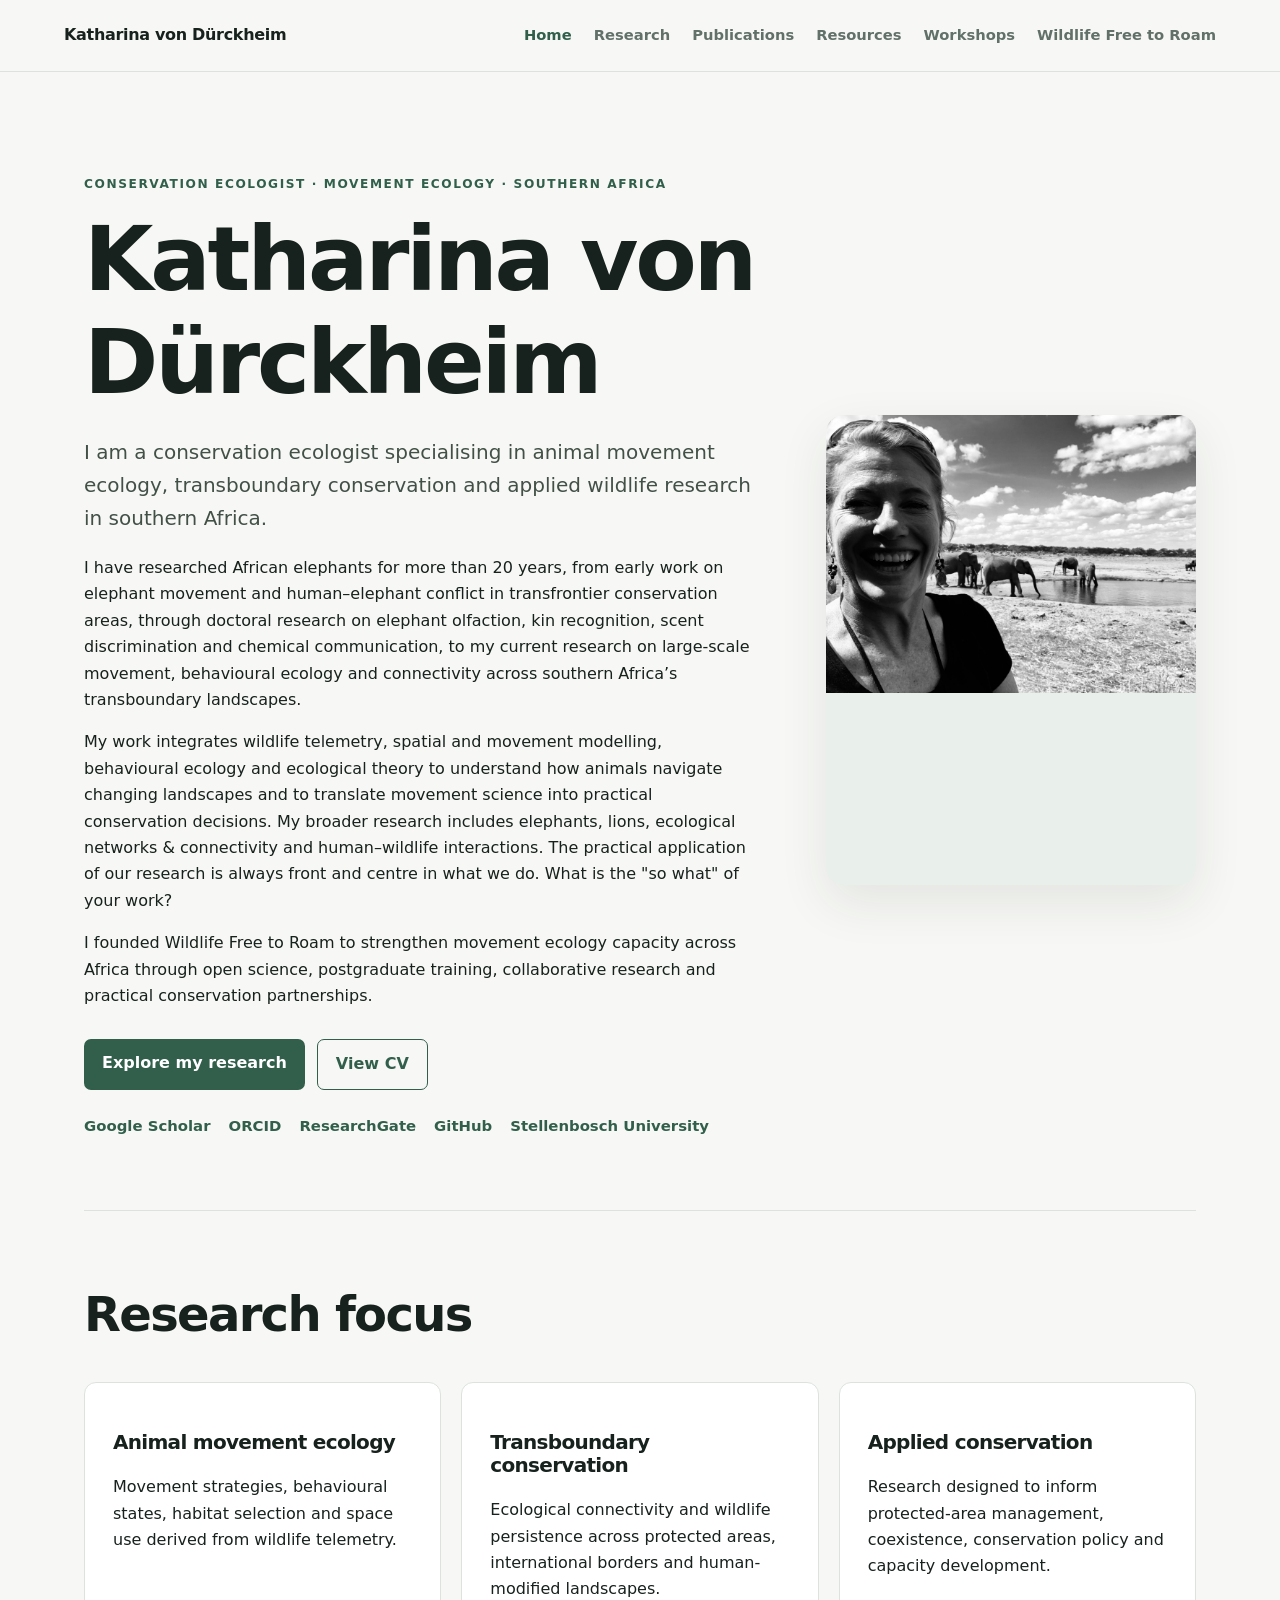
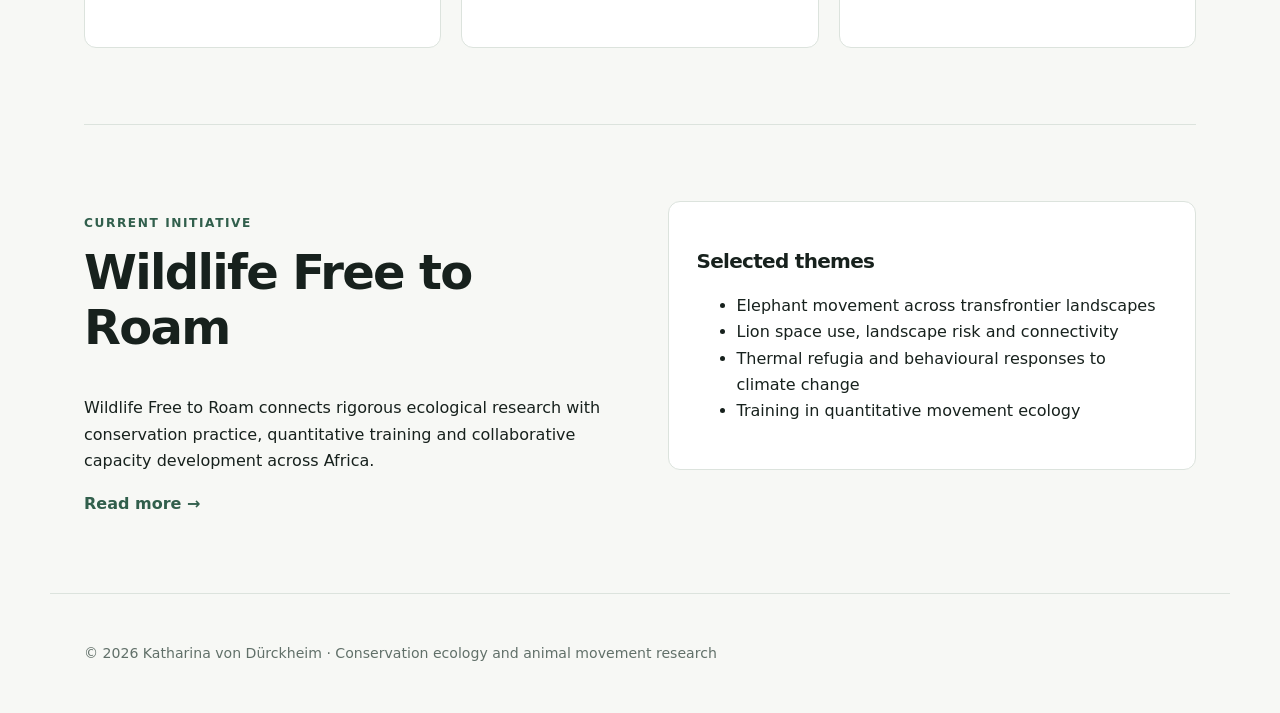
<file: index.html>
<!doctype html>
<html lang="en">
<head>
  <meta charset="utf-8">
  <meta name="viewport" content="width=device-width, initial-scale=1">

  <meta
    name="description"
    content="Katharina von Dürckheim — conservation ecologist specialising in animal movement ecology, transboundary conservation and applied wildlife research."
  >

  <title>Home | Katharina von Dürckheim</title>

  <link rel="stylesheet" href="styles.css">
</head>

<body>

<nav class="navbar">
  <a class="brand" href="index.html">Katharina von Dürckheim</a>

  <button
    class="menu-toggle"
    aria-label="Toggle navigation"
    onclick="document.querySelector('.nav-links').classList.toggle('open')"
  >
    ☰
  </button>

  <div class="nav-links">
    <a href="index.html">Home</a>
    <a href="research.html">Research</a>
    <a href="publications.html">Publications</a>
    <a href="resources.html">Resources</a>
    <a href="workshops.html">Workshops</a>
    <a href="wfr.html">Wildlife Free to Roam</a>
      </div>
</nav>

<main>

<section class="hero">

  <div class="hero-copy">

    <p class="eyebrow">
      Conservation ecologist · Movement ecology · Southern Africa
    </p>

    <h1>Katharina von Dürckheim</h1>

    <p class="lead">
      I am a conservation ecologist specialising in animal movement ecology, transboundary conservation and applied wildlife research in southern Africa.
    </p>
    <p>
      I have researched African elephants for more than 20 years, from early work on 
      elephant movement and human–elephant conflict in transfrontier conservation areas, 
      through doctoral research on elephant olfaction, kin recognition, scent discrimination and chemical communication,
      to my current research on large-scale movement, behavioural ecology and connectivity across 
      southern Africa’s transboundary landscapes.
      </p>
    <p>
      My work integrates wildlife telemetry, spatial and movement modelling, behavioural ecology and 
      ecological theory to understand how animals navigate changing landscapes and to translate 
      movement science into practical conservation decisions. My broader research includes elephants, 
      lions, ecological networks & connectivity and human–wildlife interactions. 
      The practical application of our research is always front and centre in what we do.
      What is the "so what" of your work?
    </p>

    <p>
      I founded Wildlife Free to Roam to strengthen movement ecology capacity
      across Africa through open science, postgraduate training, collaborative
      research and practical conservation partnerships.
    </p>

    <div class="buttons">
      <a class="button primary" href="research.html">
        Explore my research
      </a>

      <a class="button secondary" href="cv.html">
        View CV
      </a>
    </div>

    <div class="social-links">
  <a href="https://scholar.google.com/citations?user=x6nnrBAAAAAJ&hl=en"
   target="_blank"
   rel="noopener noreferrer">
  Google Scholar
</a>

  <a href="https://orcid.org/0000-0002-5176-1665"
     target="_blank" rel="noopener noreferrer">
    ORCID
  </a>

  <a href="https://www.researchgate.net/profile/Katharina-Em-Von-Durckheim"
     target="_blank" rel="noopener noreferrer">
    ResearchGate
  </a>

  <a href="https://github.com/KatharinaVonDurckheim"
     target="_blank" rel="noopener noreferrer">
    GitHub
  </a>

  <a href="#" title="Add your Stellenbosch profile">
    Stellenbosch University
  </a>
</div>
    
 </div> 
  
<div class="portrait-card">
  <img
    src="images/katharina.jpg"
    alt="Dr Katharina von Dürckheim"
    class="portrait-image"
  >
</div>

</section>


<section class="section">

  <h2>Research focus</h2>

  <div class="cards">

    <article class="card">
      <h3>Animal movement ecology</h3>

      <p>
        Movement strategies, behavioural states, habitat selection and space use
        derived from wildlife telemetry.
      </p>
    </article>

    <article class="card">
      <h3>Transboundary conservation</h3>

      <p>
        Ecological connectivity and wildlife persistence across protected areas,
        international borders and human-modified landscapes.
      </p>
    </article>

    <article class="card">
      <h3>Applied conservation</h3>

      <p>
        Research designed to inform protected-area management, coexistence,
        conservation policy and capacity development.
      </p>
    </article>

  </div>

</section>


<section class="section split">

  <div>

    <p class="eyebrow">Current initiative</p>

    <h2>Wildlife Free to Roam</h2>

    <p>
      Wildlife Free to Roam connects rigorous ecological research with conservation
      practice, quantitative training and collaborative capacity development
      across Africa.
    </p>

    <a class="text-link" href="wfr.html">
      Read more →
    </a>

  </div>

  <div class="feature-panel">

    <h3>Selected themes</h3>

    <ul>
      <li>Elephant movement across transfrontier landscapes</li>
      <li>Lion space use, landscape risk and connectivity</li>
      <li>Thermal refugia and behavioural responses to climate change</li>
      <li>Training in quantitative movement ecology</li>
    </ul>

  </div>

</section>

</main>


<footer>
  <p>
    © 2026 Katharina von Dürckheim · Conservation ecology and animal movement research
  </p>
</footer>


<script>
  document.querySelectorAll('.nav-links a').forEach(link => {
    if (
      link.getAttribute('href') === location.pathname.split('/').pop() ||
      (
        location.pathname.endsWith('/') &&
        link.getAttribute('href') === 'index.html'
      )
    ) {
      link.classList.add('active');
    }
  });
</script>

</body>
</html>
</file>
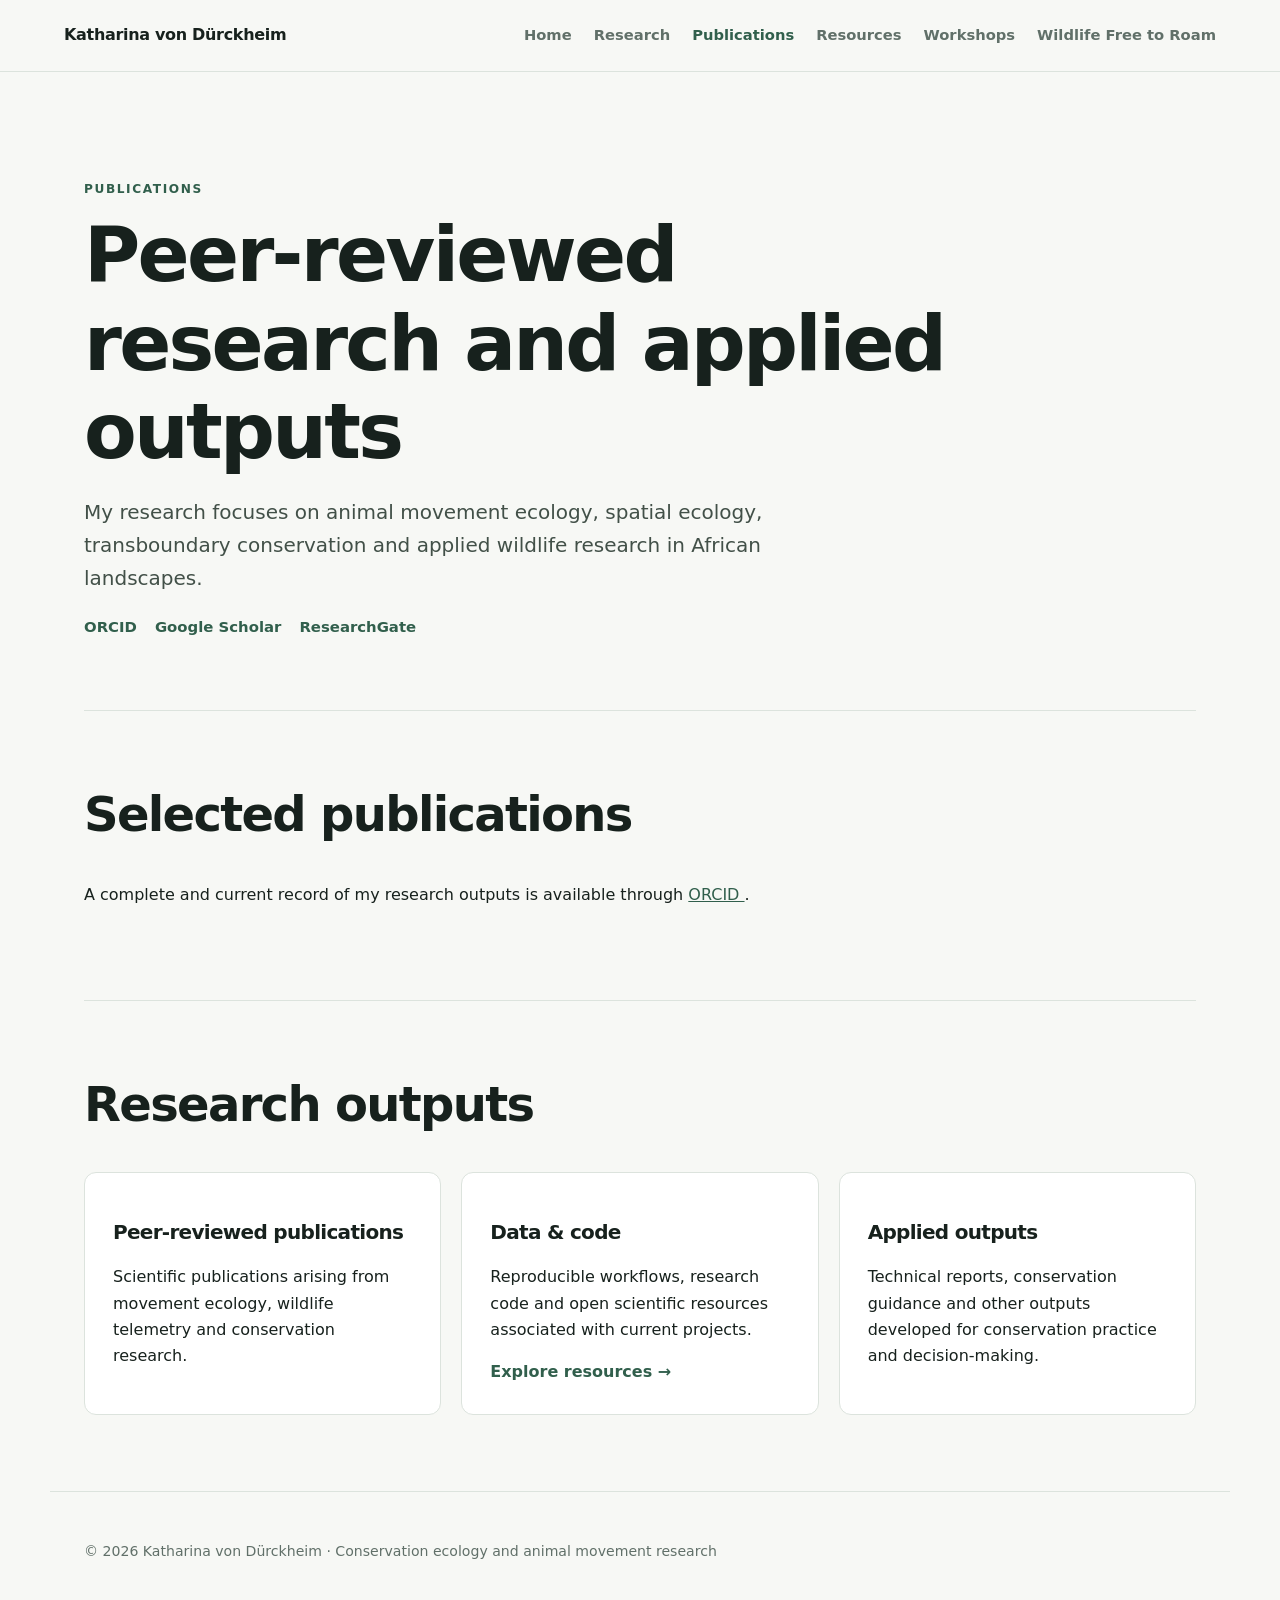
<file: publications.html>
<!doctype html>
<html lang="en">
<head>
  <meta charset="utf-8">
  <meta name="viewport" content="width=device-width, initial-scale=1">

  <meta
    name="description"
    content="Publications by Katharina von Dürckheim — conservation ecology, animal movement ecology and applied wildlife research."
  >

  <title>Publications | Katharina von Dürckheim</title>

  <link rel="stylesheet" href="styles.css">
</head>

<body>

<nav class="navbar">

  <a class="brand" href="index.html">
    Katharina von Dürckheim
  </a>

  <button
    class="menu-toggle"
    aria-label="Toggle navigation"
    onclick="document.querySelector('.nav-links').classList.toggle('open')">
    ☰
  </button>

  <div class="nav-links">
    <a href="index.html">Home</a>
    <a href="research.html">Research</a>
    <a href="publications.html">Publications</a>
    <a href="resources.html">Resources</a>
    <a href="workshops.html">Workshops</a>
    <a href="wfr.html">Wildlife Free to Roam</a>
      </div>

</nav>


<main>

<header class="page-header">

  <p class="eyebrow">Publications</p>

  <h1>Peer-reviewed research and applied outputs</h1>

  <p class="lead">
    My research focuses on animal movement ecology, spatial ecology,
    transboundary conservation and applied wildlife research in African
    landscapes.
  </p>

  <div class="social-links">

    <a
      href="https://orcid.org/0000-0002-5176-1665"
      target="_blank"
      rel="noopener noreferrer">
      ORCID
    </a>

     <a href="https://scholar.google.com/citations?user=x6nnrBAAAAAJ&hl=en"
     target="_blank"
     rel="noopener noreferrer">
    Google Scholar
  </a>

    <a href="https://www.researchgate.net/profile/Katharina-Em-Von-Durckheim"
   target="_blank"
   rel="noopener noreferrer">
  ResearchGate
</a>

  </div>

</header>


<section class="section">

  <h2>Selected publications</h2>

  <p>
    A complete and current record of my research outputs is available through
    <a
      href="https://orcid.org/0000-0002-5176-1665"
      target="_blank"
      rel="noopener noreferrer">
      ORCID
    </a>.
  </p>

  <ol class="publications">

    <!--
    ADD PUBLICATIONS HERE.

    Example:

    <li>
      <strong>von Dürckheim, K., Author, A., Author, B.</strong>
      (2026).
      Title of publication.
      <em>Journal Name</em>.
      <a href="https://doi.org/XXXXXXXX">DOI</a>
    </li>
    -->

  </ol>

</section>


<section class="section">

  <h2>Research outputs</h2>

  <div class="cards">

    <article class="card">
      <h3>Peer-reviewed publications</h3>
      <p>
        Scientific publications arising from movement ecology,
        wildlife telemetry and conservation research.
      </p>
    </article>

    <article class="card">
      <h3>Data & code</h3>
      <p>
        Reproducible workflows, research code and open scientific
        resources associated with current projects.
      </p>

      <a class="text-link" href="resources.html">
        Explore resources →
      </a>
    </article>

    <article class="card">
      <h3>Applied outputs</h3>
      <p>
        Technical reports, conservation guidance and other outputs
        developed for conservation practice and decision-making.
      </p>
    </article>

  </div>

</section>

</main>


<footer>

  <p>
    © 2026 Katharina von Dürckheim ·
    Conservation ecology and animal movement research
  </p>

</footer>


<script>

document.querySelectorAll('.nav-links a').forEach(link => {

  if (
    link.getAttribute('href') === location.pathname.split('/').pop() ||
    (
      location.pathname.endsWith('/') &&
      link.getAttribute('href') === 'index.html'
    )
  ) {
    link.classList.add('active');
  }

});

</script>

</body>
</html>
</file>
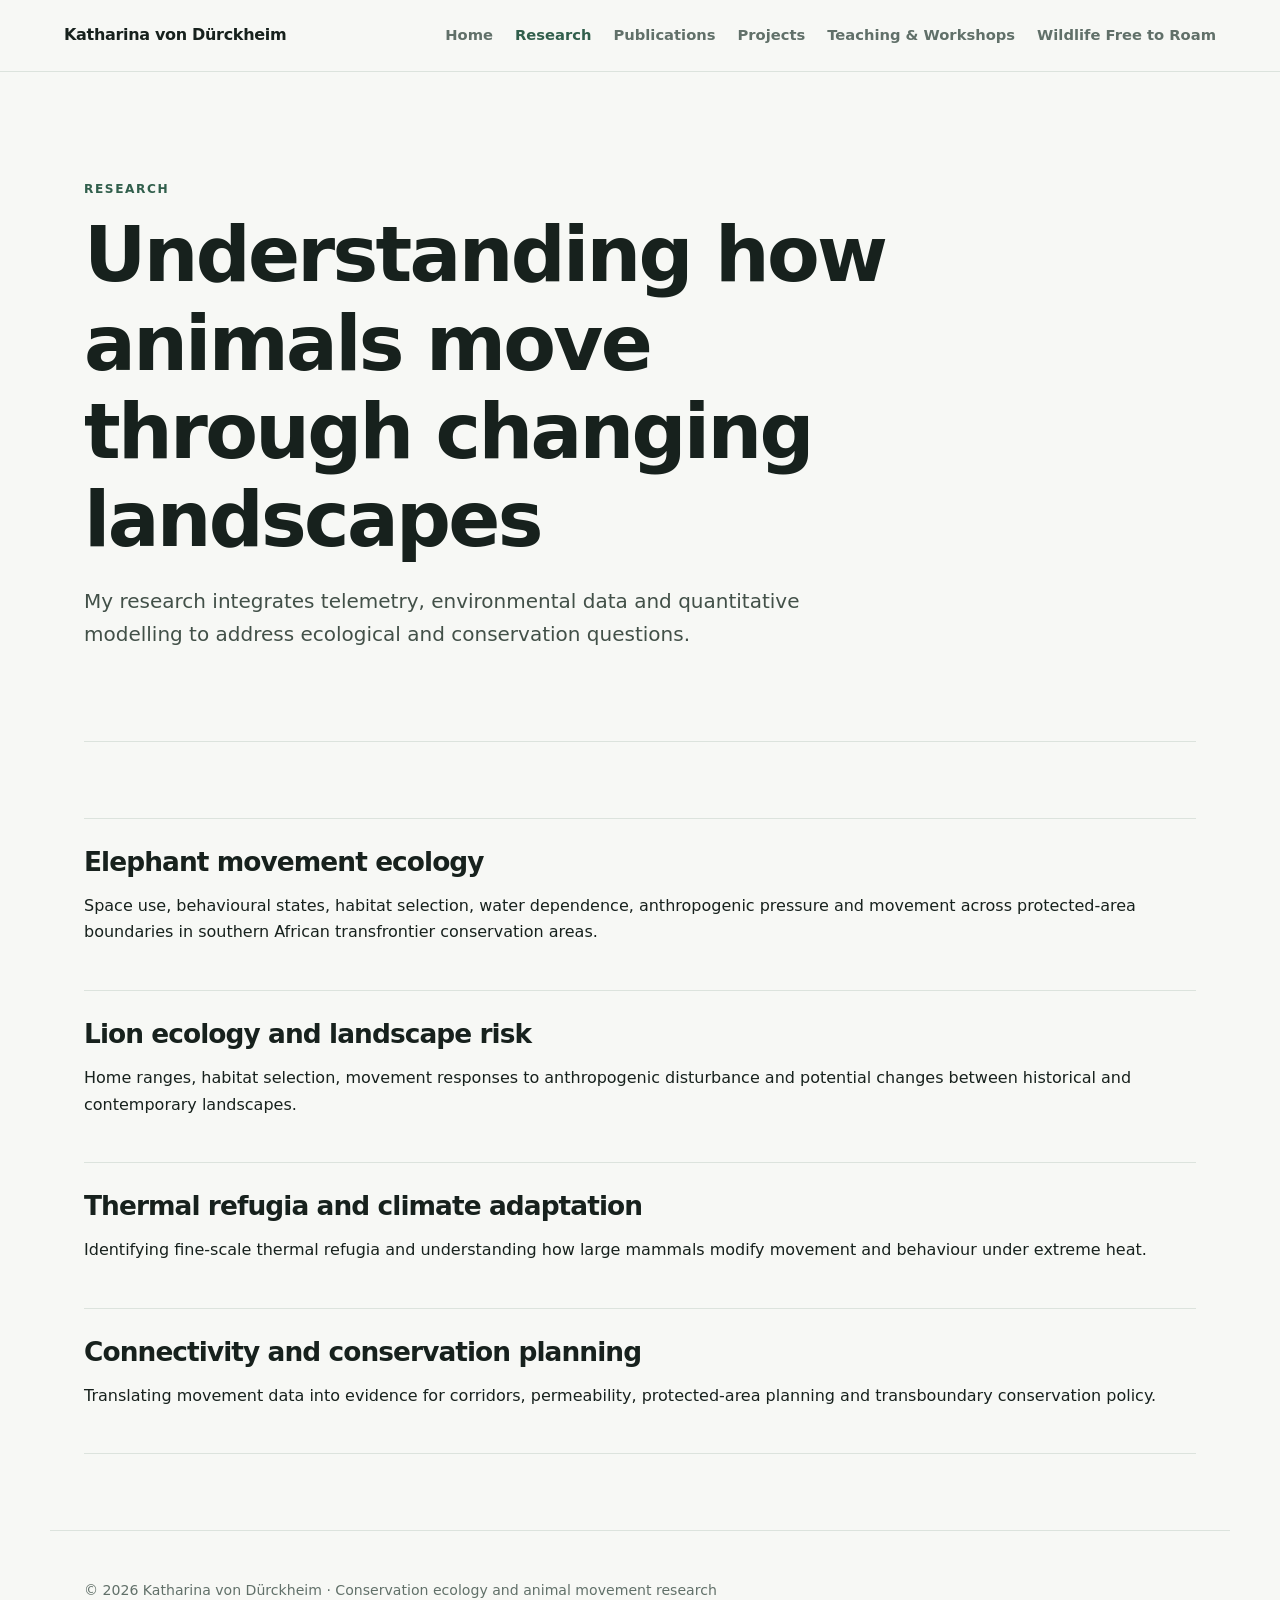
<file: research.html>
<!doctype html>
<html lang="en">
<head>
  <meta charset="utf-8">
  <meta name="viewport" content="width=device-width, initial-scale=1">
  <meta name="description" content="Katharina von Dürckheim — conservation ecologist and animal movement researcher.">
  <title>Research | Katharina von Dürckheim</title>
  <link rel="stylesheet" href="styles.css">
</head>
<body>

<nav class="navbar">
  <a class="brand" href="index.html">Katharina von Dürckheim</a>
  <button class="menu-toggle" aria-label="Toggle navigation" onclick="document.querySelector('.nav-links').classList.toggle('open')">☰</button>
  <div class="nav-links">
    <a href="index.html">Home</a>
    <a href="research.html">Research</a>
    <a href="publications.html">Publications</a>
    <a href="projects.html">Projects</a>
    <a href="teaching.html">Teaching & Workshops</a>
    <a href="wfr.html">Wildlife Free to Roam</a>
      </div>
</nav>

<main>

<header class="page-header">
  <p class="eyebrow">Research</p>
  <h1>Understanding how animals move through changing landscapes</h1>
  <p class="lead">My research integrates telemetry, environmental data and quantitative modelling to address ecological and conservation questions.</p>
</header>
<section class="section">
  <div class="project-list">
    <article>
      <h2>Elephant movement ecology</h2>
      <p>Space use, behavioural states, habitat selection, water dependence, anthropogenic pressure and movement across protected-area boundaries in southern African transfrontier conservation areas.</p>
    </article>
    <article>
      <h2>Lion ecology and landscape risk</h2>
      <p>Home ranges, habitat selection, movement responses to anthropogenic disturbance and potential changes between historical and contemporary landscapes.</p>
    </article>
    <article>
      <h2>Thermal refugia and climate adaptation</h2>
      <p>Identifying fine-scale thermal refugia and understanding how large mammals modify movement and behaviour under extreme heat.</p>
    </article>
    <article>
      <h2>Connectivity and conservation planning</h2>
      <p>Translating movement data into evidence for corridors, permeability, protected-area planning and transboundary conservation policy.</p>
    </article>
  </div>
</section>

</main>

<footer>
  <p>© 2026 Katharina von Dürckheim · Conservation ecology and animal movement research</p>
</footer>
<script>
document.querySelectorAll('.nav-links a').forEach(link => {
  if (link.getAttribute('href') === location.pathname.split('/').pop() ||
      (location.pathname.endsWith('/') && link.getAttribute('href') === 'index.html')) {
    link.classList.add('active');
  }
});
</script>

</body>
</html>
</file>
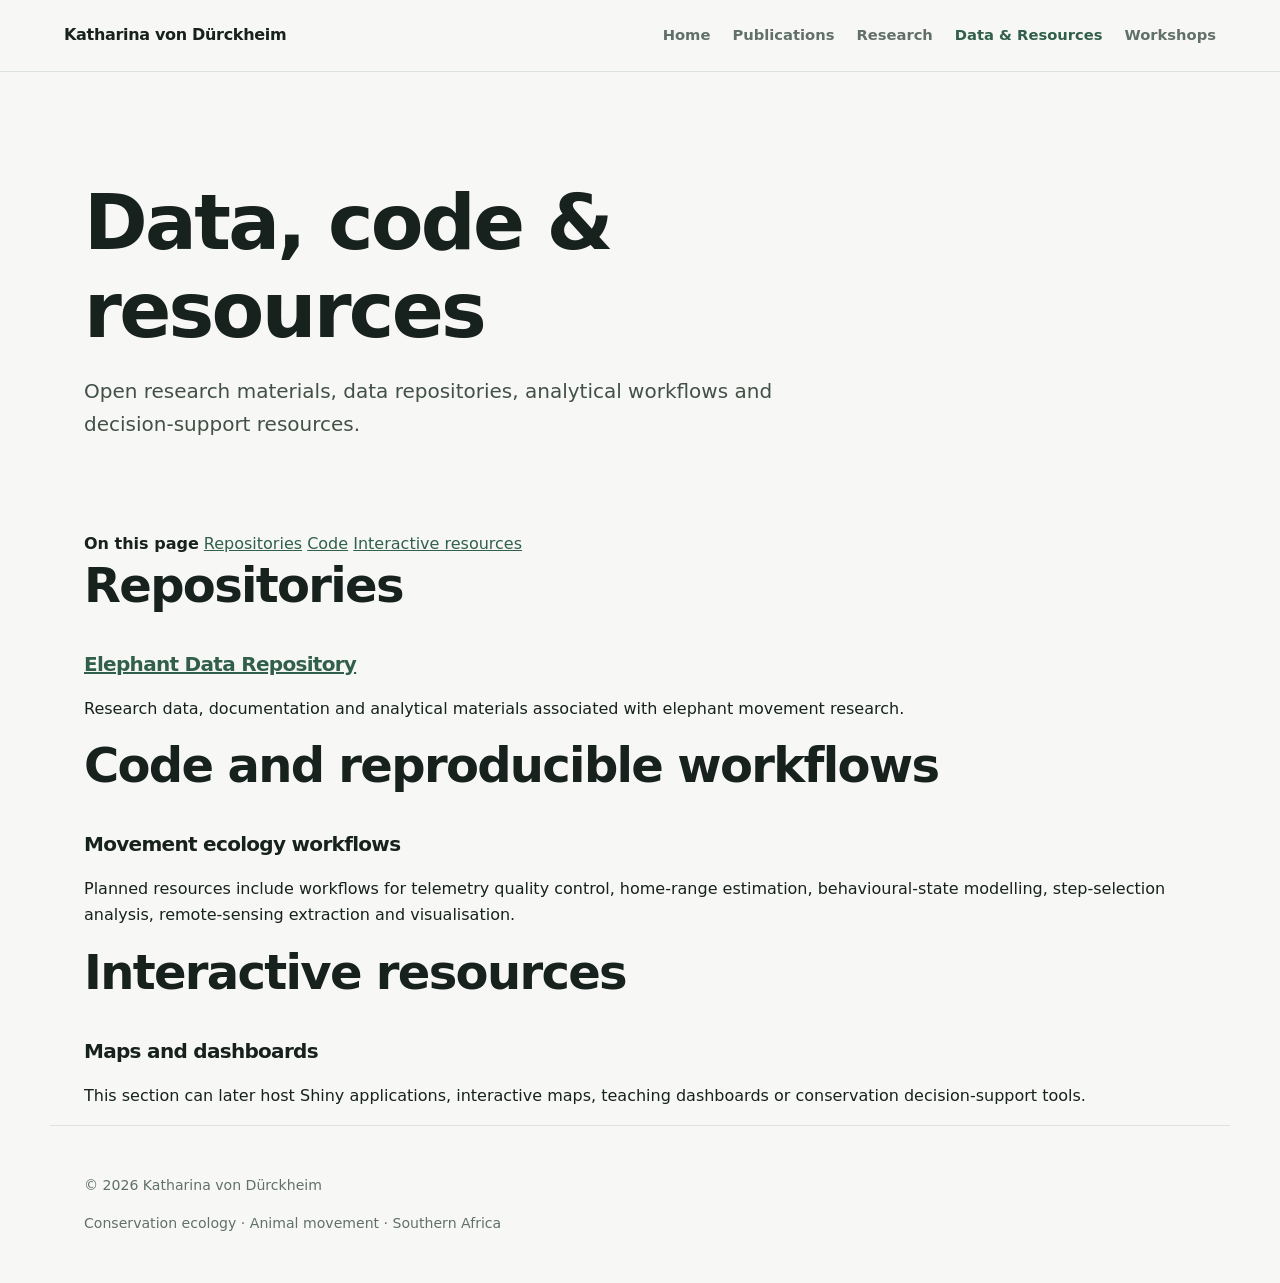
<file: resources.html>
<!DOCTYPE html>
<html lang="en">
<head>
<meta charset="utf-8">
<meta name="viewport" content="width=device-width, initial-scale=1">
<meta name="description" content="Data, code and research resources by Katharina von Dürckheim.">
<title>Data & Resources | Katharina von Dürckheim</title>
<link rel="stylesheet" href="styles.css">
</head>
<body>

<nav class="navbar">
  <a class="brand" href="index.html">Katharina von Dürckheim</a>
  <button class="menu-toggle" aria-label="Toggle navigation"
    onclick="document.querySelector('.nav-links').classList.toggle('open')">☰</button>
  <div class="nav-links">
    <a href="index.html">Home</a>
    <a href="publications.html">Publications</a>
    <a href="research.html">Research</a>
    <a href="resources.html">Data & Resources</a>
    <a href="workshops.html">Workshops</a>
  </div>
</nav>

<main>
<header class="page-header">
  <h1>Data, code & resources</h1>
  <p class="lead">
    Open research materials, data repositories, analytical workflows and
    decision-support resources.
  </p>
</header>
<aside class="on-page">
  <strong>On this page</strong>
  <a href="#repositories">Repositories</a>
  <a href="#code">Code</a>
  <a href="#interactive">Interactive resources</a>
</aside>
<section class="content-section">
  <h2 id="repositories">Repositories</h2>
  <article class="resource-item">
    <h3><a href="https://github.com/KatharinaVonDurckheim/Elephant-Data-Repository">Elephant Data Repository</a></h3>
    <p>
      Research data, documentation and analytical materials associated with
      elephant movement research.
    </p>
  </article>

  <h2 id="code">Code and reproducible workflows</h2>
  <article class="resource-item">
    <h3>Movement ecology workflows</h3>
    <p>
      Planned resources include workflows for telemetry quality control,
      home-range estimation, behavioural-state modelling, step-selection analysis,
      remote-sensing extraction and visualisation.
    </p>
  </article>

  <h2 id="interactive">Interactive resources</h2>
  <article class="resource-item">
    <h3>Maps and dashboards</h3>
    <p>
      This section can later host Shiny applications, interactive maps, teaching
      dashboards or conservation decision-support tools.
    </p>
  </article>
</section>
</main>

<footer>
  <p>© 2026 Katharina von Dürckheim</p>
  <p class="footer-note">Conservation ecology · Animal movement · Southern Africa</p>
</footer>
<script>
const current = location.pathname.split('/').pop() || 'index.html';
document.querySelectorAll('.nav-links a').forEach(a => {
  if (a.getAttribute('href') === current) a.classList.add('active');
});
</script>

</body>
</html>
</file>
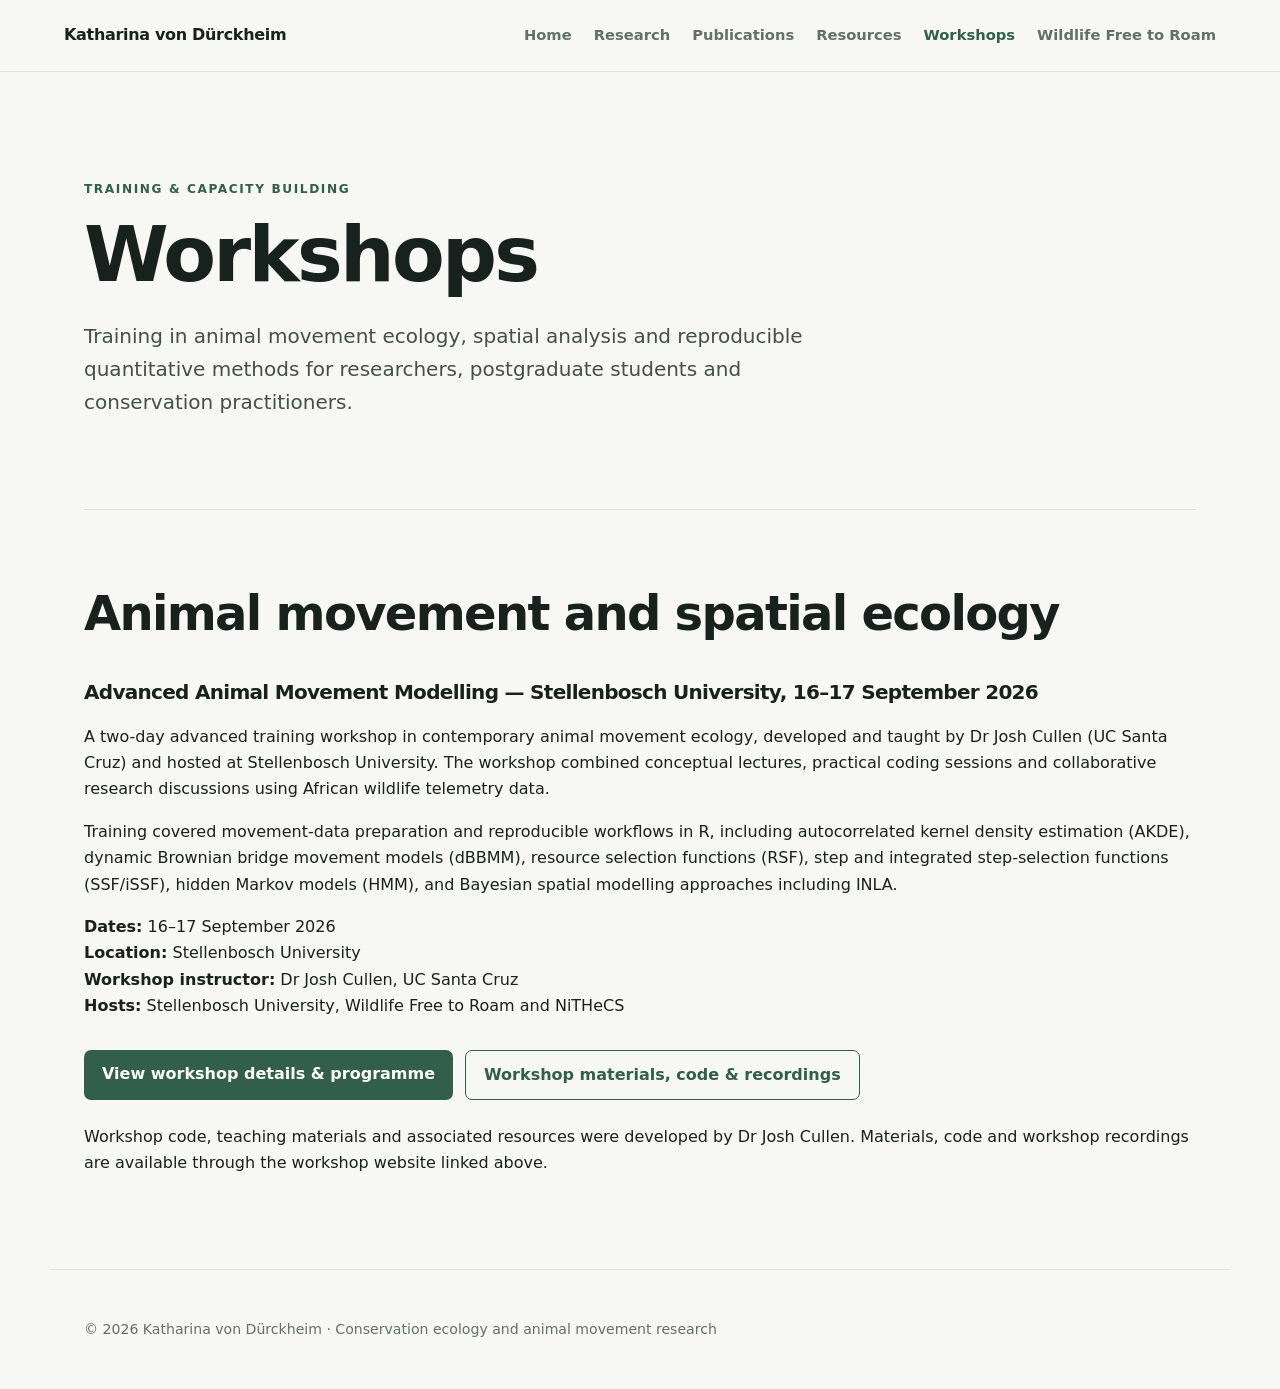
<file: workshops.html>
<!DOCTYPE html>
<html lang="en">

<head>
  <meta charset="utf-8">
  <meta name="viewport" content="width=device-width, initial-scale=1">

  <meta
    name="description"
    content="Animal movement ecology workshops and quantitative training hosted by Katharina von Dürckheim."
  >

  <title>Workshops | Katharina von Dürckheim</title>

  <link rel="stylesheet" href="styles.css">
</head>

<body>

<!-- NAVIGATION -->

<nav class="navbar">

  <a class="brand" href="index.html">
    Katharina von Dürckheim
  </a>

  <button
    class="menu-toggle"
    aria-label="Toggle navigation"
    onclick="document.querySelector('.nav-links').classList.toggle('open')">
    ☰
  </button>

  <div class="nav-links">
    <a href="index.html">Home</a>
    <a href="research.html">Research</a>
    <a href="publications.html">Publications</a>
    <a href="resources.html">Resources</a>
    <a href="workshops.html">Workshops</a>
    <a href="wfr.html">Wildlife Free to Roam</a>
  </div>

</nav>


<main>

<!-- PAGE HEADER -->

<header class="page-header">

  <p class="eyebrow">
    Training & Capacity Building
  </p>

  <h1>Workshops</h1>

  <p class="lead">
    Training in animal movement ecology, spatial analysis and reproducible
    quantitative methods for researchers, postgraduate students and
    conservation practitioners.
  </p>

</header>


<!-- ANIMAL MOVEMENT WORKSHOP -->

<section class="section">

  <h2>
    Animal movement and spatial ecology
  </h2>

  <article class="workshop">

    <h3>
      Advanced Animal Movement Modelling — Stellenbosch University,
      16–17 September 2026
    </h3>

    <p>
      A two-day advanced training workshop in contemporary animal movement
      ecology, developed and taught by Dr Josh Cullen (UC Santa Cruz) and
      hosted at Stellenbosch University. The workshop combined conceptual
      lectures, practical coding sessions and collaborative research
      discussions using African wildlife telemetry data.
    </p>

    <p>
      Training covered movement-data preparation and reproducible workflows
      in R, including autocorrelated kernel density estimation (AKDE),
      dynamic Brownian bridge movement models (dBBMM), resource selection
      functions (RSF), step and integrated step-selection functions
      (SSF/iSSF), hidden Markov models (HMM), and Bayesian spatial modelling
      approaches including INLA.
    </p>


    <!-- WORKSHOP DETAILS -->

    <p class="meta">

      <strong>Dates:</strong>
      16–17 September 2026

      <br>

      <strong>Location:</strong>
      Stellenbosch University

      <br>

      <strong>Workshop instructor:</strong>
      Dr Josh Cullen, UC Santa Cruz

      <br>

      <strong>Hosts:</strong>
      Stellenbosch University, Wildlife Free to Roam and NiTHeCS

    </p>


    <!-- WORKSHOP LINKS -->

    <div class="buttons">

      <a
        class="button primary"
        href="https://nithecs.ac.za/events/all-events/advanced-animal-movement-modelling-training-workshop/"
        target="_blank"
        rel="noopener noreferrer">
        View workshop details & programme
      </a>

      <a
        class="button secondary"
        href="https://joshcullen.github.io/advanced_animal_movement_workshop/workshop-materials.html"
        target="_blank"
        rel="noopener noreferrer">
        Workshop materials, code & recordings
      </a>

    </div>


    <!-- ATTRIBUTION -->

    <p>
      Workshop code, teaching materials and associated resources were
      developed by Dr Josh Cullen. Materials, code and workshop recordings
      are available through the workshop website linked above.
    </p>

  </article>

</section>

</main>


<!-- FOOTER -->

<footer>

  <p>
    © 2026 Katharina von Dürckheim ·
    Conservation ecology and animal movement research
  </p>

</footer>


<!-- ACTIVE NAVIGATION -->

<script>

const current =
  location.pathname.split('/').pop() || 'index.html';

document
  .querySelectorAll('.nav-links a')
  .forEach(link => {

    if (link.getAttribute('href') === current) {
      link.classList.add('active');
    }

  });

</script>

</body>

</html>
</file>
<file: styles.css>
:root {
  --ink: #17211d;
  --muted: #617069;
  --paper: #f7f8f5;
  --white: #ffffff;
  --accent: #315f4c;
  --accent-dark: #244738;
  --line: #dce3dd;
  --soft: #e9efea;
  --max: 1180px;
}
* { box-sizing: border-box; }
html { scroll-behavior: smooth; }
body {
  margin: 0;
  color: var(--ink);
  background: var(--paper);
  font-family: Inter, ui-sans-serif, system-ui, -apple-system, BlinkMacSystemFont, "Segoe UI", sans-serif;
  line-height: 1.65;
}
a { color: var(--accent); }
.navbar {
  min-height: 72px;
  display: flex;
  align-items: center;
  gap: 28px;
  padding: 0 5vw;
  background: rgba(247,248,245,.96);
  border-bottom: 1px solid var(--line);
  position: sticky;
  top: 0;
  z-index: 20;
}
.brand {
  color: var(--ink);
  text-decoration: none;
  font-weight: 720;
  letter-spacing: -.02em;
  white-space: nowrap;
}
.nav-links { margin-left: auto; display: flex; align-items: center; gap: 22px; }
.nav-links a {
  color: var(--muted);
  text-decoration: none;
  font-size: .92rem;
  font-weight: 560;
}
.nav-links a:hover, .nav-links a.active { color: var(--accent); }
.menu-toggle { display: none; margin-left: auto; border: 0; background: none; font-size: 1.5rem; }
main { max-width: var(--max); margin: 0 auto; padding: 0 34px; }
.hero {
  min-height: 72vh;
  display: grid;
  grid-template-columns: 1.45fr .8fr;
  gap: 70px;
  align-items: center;
  padding: 90px 0 72px;
}
h1, h2, h3 { line-height: 1.15; letter-spacing: -.035em; }
h1 { font-size: clamp(3rem, 7vw, 5.8rem); margin: .15em 0 .25em; }
h2 { font-size: clamp(1.9rem, 4vw, 3rem); margin-top: 0; }
h3 { font-size: 1.25rem; }
.lead { font-size: 1.25rem; color: #425048; max-width: 760px; }
.eyebrow {
  color: var(--accent);
  text-transform: uppercase;
  letter-spacing: .13em;
  font-size: .76rem;
  font-weight: 760;
}
.buttons { display: flex; flex-wrap: wrap; gap: 12px; margin: 30px 0 24px; }
.button {
  display: inline-block;
  padding: 11px 18px;
  border-radius: 7px;
  text-decoration: none;
  font-weight: 680;
}
.button.primary { background: var(--accent); color: white; }
.button.primary:hover { background: var(--accent-dark); }
.button.secondary { border: 1px solid var(--accent); }
.social-links { display: flex; flex-wrap: wrap; gap: 18px; font-size: .93rem; }
.social-links a, .text-link { text-decoration: none; font-weight: 650; }
.portrait-card {
  background: var(--soft);
  border-radius: 18px;
  min-height: 470px;
  overflow: hidden;
  box-shadow: 0 18px 50px rgba(28,47,38,.09);
}
.portrait-placeholder {
  min-height: 470px;
  display: flex;
  flex-direction: column;
  align-items: center;
  justify-content: center;
  color: var(--muted);
  text-align: center;
  border: 1px dashed #9baba2;
}
.portrait-placeholder small { margin-top: 8px; }
.section { padding: 76px 0; border-top: 1px solid var(--line); }
.cards { display: grid; grid-template-columns: repeat(3, 1fr); gap: 20px; }
.card, .feature-panel {
  background: var(--white);
  padding: 28px;
  border: 1px solid var(--line);
  border-radius: 12px;
}
.split { display: grid; grid-template-columns: 1fr 1fr; gap: 55px; align-items: start; }
.page-header { padding: 95px 0 70px; max-width: 900px; }
.page-header h1 { font-size: clamp(2.6rem, 6vw, 4.8rem); }
.project-list article { padding: 28px 0; border-bottom: 1px solid var(--line); }
.project-list article:first-child { border-top: 1px solid var(--line); }
.project-list h2 { font-size: 1.65rem; margin-bottom: 8px; }
.publications li { margin-bottom: 22px; }
.notice { padding: 20px; background: var(--soft); border-left: 4px solid var(--accent); margin-top: 35px; }
footer {
  max-width: var(--max);
  margin: 0 auto;
  padding: 34px;
  color: var(--muted);
  border-top: 1px solid var(--line);
  font-size: .88rem;
}
@media (max-width: 700px) {
  .hero,
  .split {
    grid-template-columns: 1fr;
  }

  .cards {
    grid-template-columns: 1fr;
  }

  .portrait-card,
  .portrait-placeholder {
    min-height: 360px;
  }

  .menu-toggle {
    display: block;
  }

  .nav-links {
    display: none;
    position: absolute;
    top: 72px;
    left: 0;
    right: 0;
    margin: 0;
    padding: 18px 5vw 24px;
    background: var(--paper);
    border-bottom: 1px solid var(--line);
    flex-direction: column;
    align-items: flex-start;
  }

  .nav-links.open {
    display: flex;
  }
}
@media (max-width: 600px) {
  main { padding: 0 20px; }
  .hero { padding-top: 60px; }
  h1 { font-size: 3.2rem; }
}
.portrait-card {
  background: var(--soft);
  border-radius: 18px;
  overflow: hidden;
}

.portrait-image {
  width: 100%;
  height: auto;
  display: block;
}
</file>
